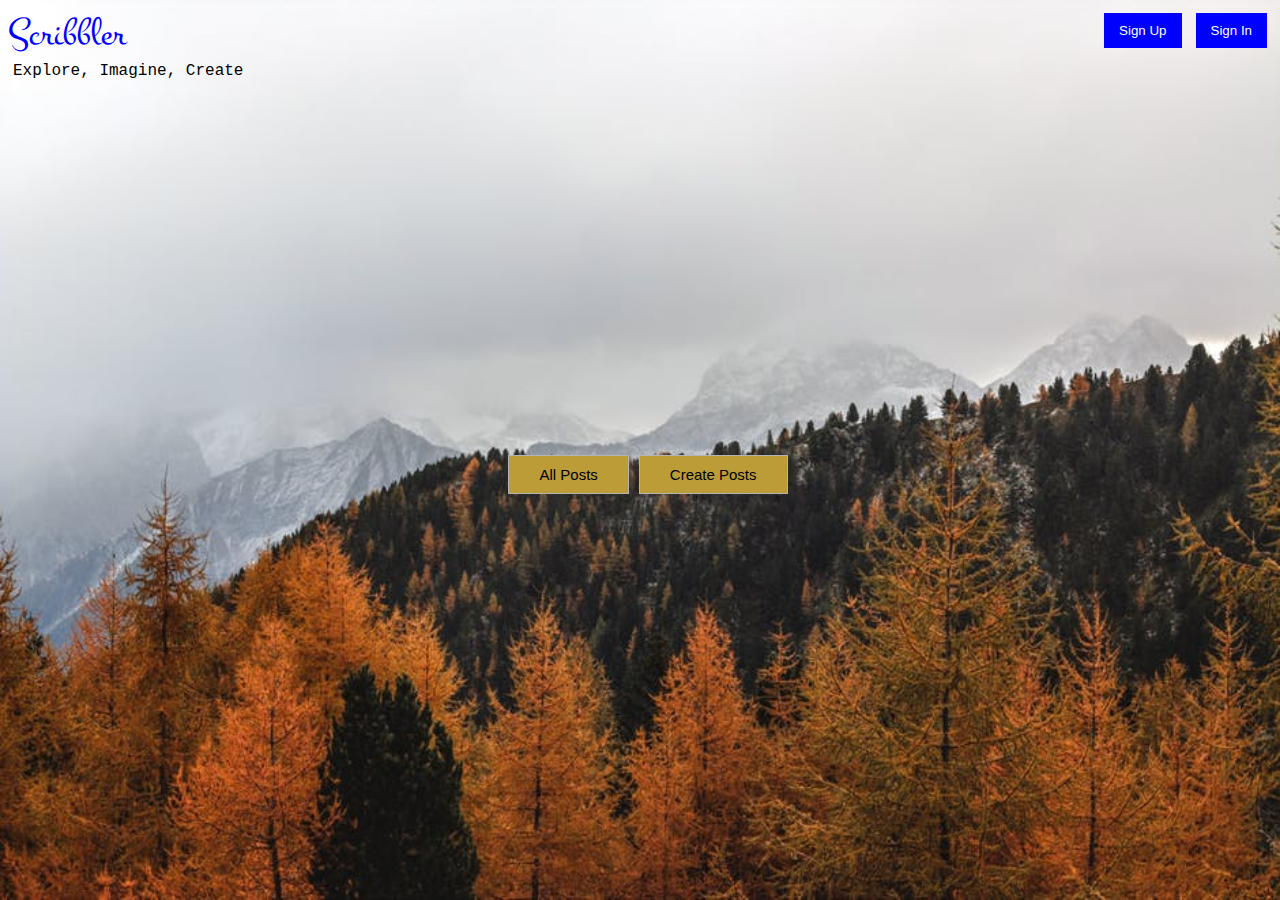
<file: index.html>
<!DOCTYPE html>
<html>
  <head>
    <!-- TODO: Include Font Awesome file here -->
    <!-- TODO: Include Google Fonts file here -->
    <link rel="stylesheet" href="index.css" />
    <link rel="stylesheet" href="common.css" />
    <link
      href="https://fonts.googleapis.com/css?family=Montez&display=swap"
      rel="stylesheet"
    />
    <link rel="preconnect" href="https://fonts.gstatic.com" />
    <link
      href="https://fonts.googleapis.com/css2?family=Ubuntu+Mono&family=Ubuntu:wght@300&display=swap"
      rel="stylesheet"
    />
    <meta name="viewport" content="width=device-width, initial-scale=1.0" />
  </head>

  <body>
    <!-- TODO: Include all your code for the header and home page here -->
    <!-- <img src="./images/background.jpg" alt="background image" height="100%" width="100%"> -->

    <header class="headerCls">
      <span id="logo">Scribbler</span>
      <div class="buttonHeader-right">
        <button id="signUp" class="btnCls" onclick="signUp()">Sign Up</button>
        <button id="signIn" class="btnCls" onclick="signIn()">Sign In</button>
      </div>
      <!-- <h4 id="subheading">Explore</h4> -->
      <br />
      <p>Explore, Imagine, Create</p>
    </header>

    <div class="container">
      <button class="btnCenter" onclick="location.href='html/postslist.html'">
        All Posts
      </button>
      <button class="btnCenter" onclick="createPost()">Create Posts</button>
    </div>

    <div id="myModal" class="modal">
      <!-- Modal content -->
      <div class="modal-content">
        <span id="closeSignUp" class="close">&times;</span>
        <span class="signHead">Get Started</span>
        <form action="">
          <label for="nameofuser" class="fontForText">Name</label>
          <input
            type="text"
            name=""
            id="nameofuser"
            placeholder="Enter your name"
            required
          /><br />
          <label for="username" class="fontForText">Username</label>
          <input
            type="text"
            name=""
            id="username"
            placeholder="Enter your username"
            required
          /><br />
          <label for="password" class="fontForText">Password</label>
          <input
            type="password"
            name=""
            id="password"
            placeholder="Enter your password"
            required
          /><br />
          <label for="confrmpwd" class="fontForText">Confirm Password</label>
          <input
            type="password"
            name=""
            id=""
            placeholder="Re-enter your password"
            required
          /><br />
          <button class="submit-btn">SignUp</button>
        </form>
      </div>
    </div>

    <div id="signInModal" class="modal">
      <div class="modal-content">
        <span id="closeSignIn" class="close">&times;</span>
        <span class="signHead"> Welcome back!</span>
        <form action="">
          <label for="username" class="fontForText">Username</label>
          <input
            type="text"
            name=""
            id="username"
            placeholder="Enter your username"
            required
          />
          <label for="passord" class="fontForText">Password</label>
          <input
            type="password"
            name=""
            id="password"
            placeholder="Enter your password"
            required
          />
          <button class="submit-btn">Sign In</button><br />
          <span class="fontForText"
            >Not a member?
            <a
              id="signUpCursor"
              class="fontForText"
              onclick="signUpFromSignIn()"
              >Sign Up</a
            ></span
          >
        </form>
      </div>
    </div>

    <div id="createPostModal" class="modal">
      <div class="modal-content-post">
        <span id="closeCreatePost" class="close">&times;</span>
        <span class="signHead"> Pen Your Post!</span>
        <form action="">
          <label for="title" class="fontForPost">Title</label>
          <input
            type="text"
            name=""
            id="title"
            placeholder="Enter title of your post"
            required
          />
          <label for="contents" class="fontForPost">Contents</label>
          <textarea
            name=""
            id="contents"
            cols="50"
            rows="20"
            placeholder="Enter the contents of your post"
          ></textarea>
          <div align="center">
            <button class="submit-btn-post">Create</button>
          </div>
        </form>
      </div>
    </div>
    <script src="common.js" type="text/javascript"></script>
  </body>
</html>
</file>
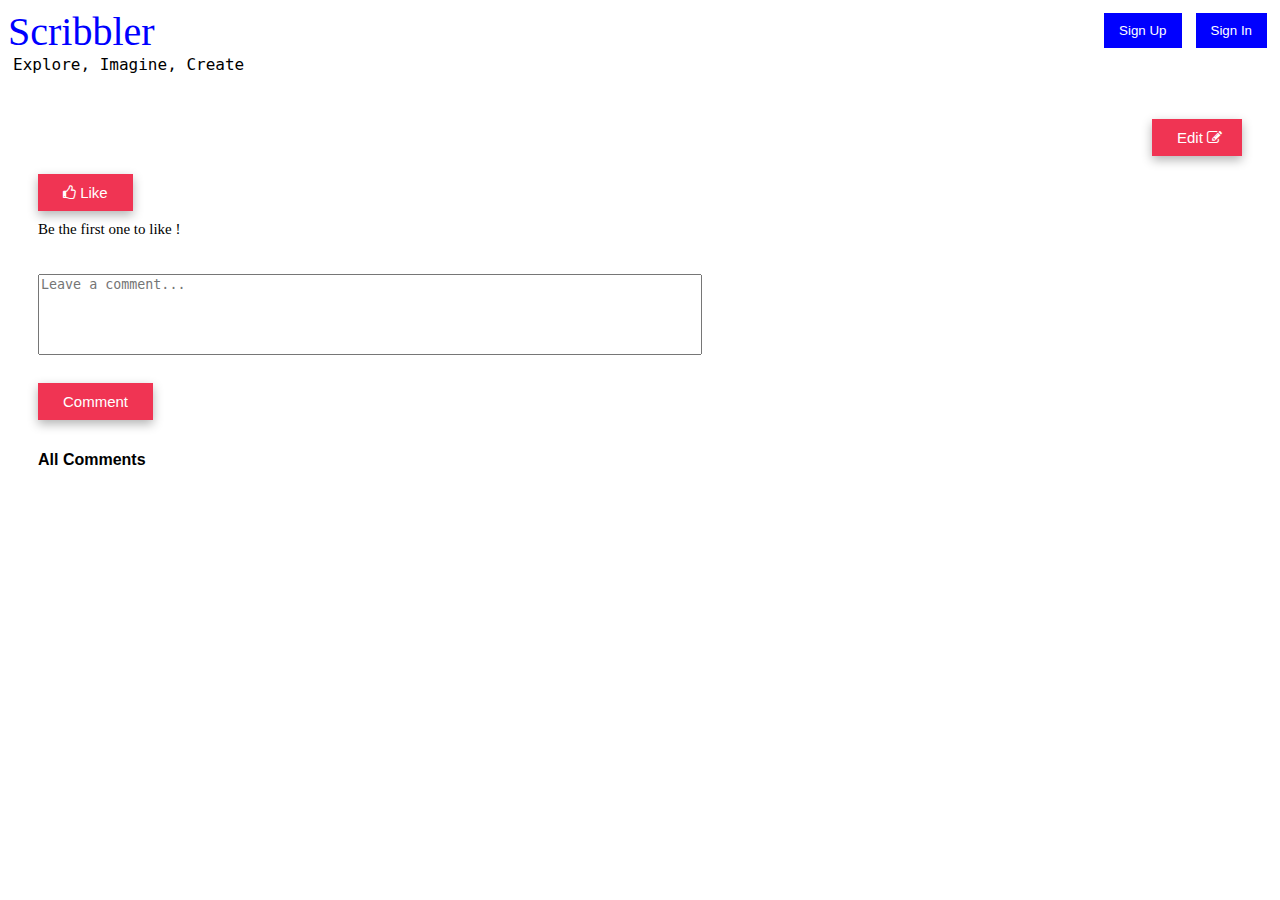
<file: html/post.html>
<html lang="en">
  <head>
    <meta charset="UTF-8" />
    <meta name="viewport" content="width=device-width, initial-scale=1.0" />
    <title>Post</title>
    <link rel="stylesheet" href="/post.css" />

    <link
      rel="stylesheet"
      href="https://cdnjs.cloudflare.com/ajax/libs/font-awesome/4.7.0/css/font-awesome.min.css"
    />
    <script src="https://ajax.googleapis.com/ajax/libs/jquery/3.5.1/jquery.min.js"></script>
  </head>
  <body>
    <header class="headerCls">
      <span id="logo">Scribbler</span>
      <div class="buttonHeader-right">
        <button id="signUp" class="btnCls" onclick="signUp()">Sign Up</button>
        <button id="signIn" class="btnCls" onclick="signIn()">Sign In</button>
      </div>
      <br />
      <p id="sub-head">Explore, Imagine, Create</p>
    </header>

    <div id="myModal" class="modal">
      <!-- Modal content -->
      <div class="modal-content">
        <span id="closeSignUp" class="close">&times;</span>
        <span class="signHead">Get Started</span>
        <form action="">
          <label for="nameofuser" class="fontForText">Name</label>
          <input
            type="text"
            name=""
            id="nameofuser"
            placeholder="Enter your name"
            required
          /><br />
          <label for="username" class="fontForText">Username</label>
          <input
            type="text"
            name=""
            id="username"
            placeholder="Enter your username"
            required
          /><br />
          <label for="password" class="fontForText">Password</label>
          <input
            type="password"
            name=""
            id="password"
            placeholder="Enter your password"
            required
          /><br />
          <label for="confrmpwd" class="fontForText">Confirm Password</label>
          <input
            type="password"
            name=""
            id=""
            placeholder="Re-enter your password"
            required
          /><br />
          <button class="submit-btn">SignUp</button>
        </form>
      </div>
    </div>

    <div id="signInModal" class="modal">
      <div class="modal-content">
        <span id="closeSignIn" class="close">&times;</span>
        <span class="signHead"> Welcome back!</span>
        <form action="">
          <label for="username" class="fontForText">Username</label>
          <input
            type="text"
            name=""
            id="username"
            placeholder="Enter your username"
            required
          />
          <label for="passord" class="fontForText">Password</label>
          <input
            type="password"
            name=""
            id="password"
            placeholder="Enter your password"
            required
          />
          <button class="submit-btn">Sign In</button><br />
          <span class="fontForText"
            >Not a member?
            <a
              id="signUpCursor"
              class="fontForText"
              onclick="signUpFromSignIn()"
              >Sign Up</a
            ></span
          >
        </form>
      </div>
    </div>
    <script src="/post.js"></script>
    <h3 id="post-heading" class="header-ofPost"></h3>
    <div>
      <span id="post-user" class="userPoststyle"></span>
      <button id="btn" class="edit-btn" onclick="editDetails()">
        Edit&nbsp;<i class="fa fa-pencil-square-o" aria-hidden="true"></i>
      </button>
      <button
        id="btnSave"
        class="edit-btn"
        onclick="saveDetails()"
        hidden="true"
      >
        Save&nbsp;<i class="fa fa-floppy-o" aria-hidden="true"></i>
      </button>
    </div>
    <p id="post-content" class="content-post"></p>
    <br />
    <div>
      <button id="likebtn" class="like-btn" onclick="likePost()">
        <i class="fa fa-thumbs-o-up" aria-hidden="true"></i>&nbsp;Like
      </button>
      <button id="likedbtn" class="like-btn" hidden="true">
        <i class="fa fa-thumbs-o-up" aria-hidden="true"></i>&nbsp;Liked
      </button>
    </div>
    <span id="subs-like-text">Be the first one to like !</span>
    <span id="likes" hidden="true">1 person likes this!</span>
    <span id="likesMore" hidden="true"
      ><span id="noOfLikes"></span>people likes this!</span
    ><br /><br />
    <textarea
      class="commentBox"
      id="box"
      cols="80"
      rows="5"
      placeholder="Leave a comment..."
    ></textarea
    ><br />
    <button id="likedbtn" class="like-btn" onclick="comment()">Comment</button>
    <h4 id="allPosts">All Comments</h4>
    <div id="comment-box"></div>
  </body>
</html>
</file>
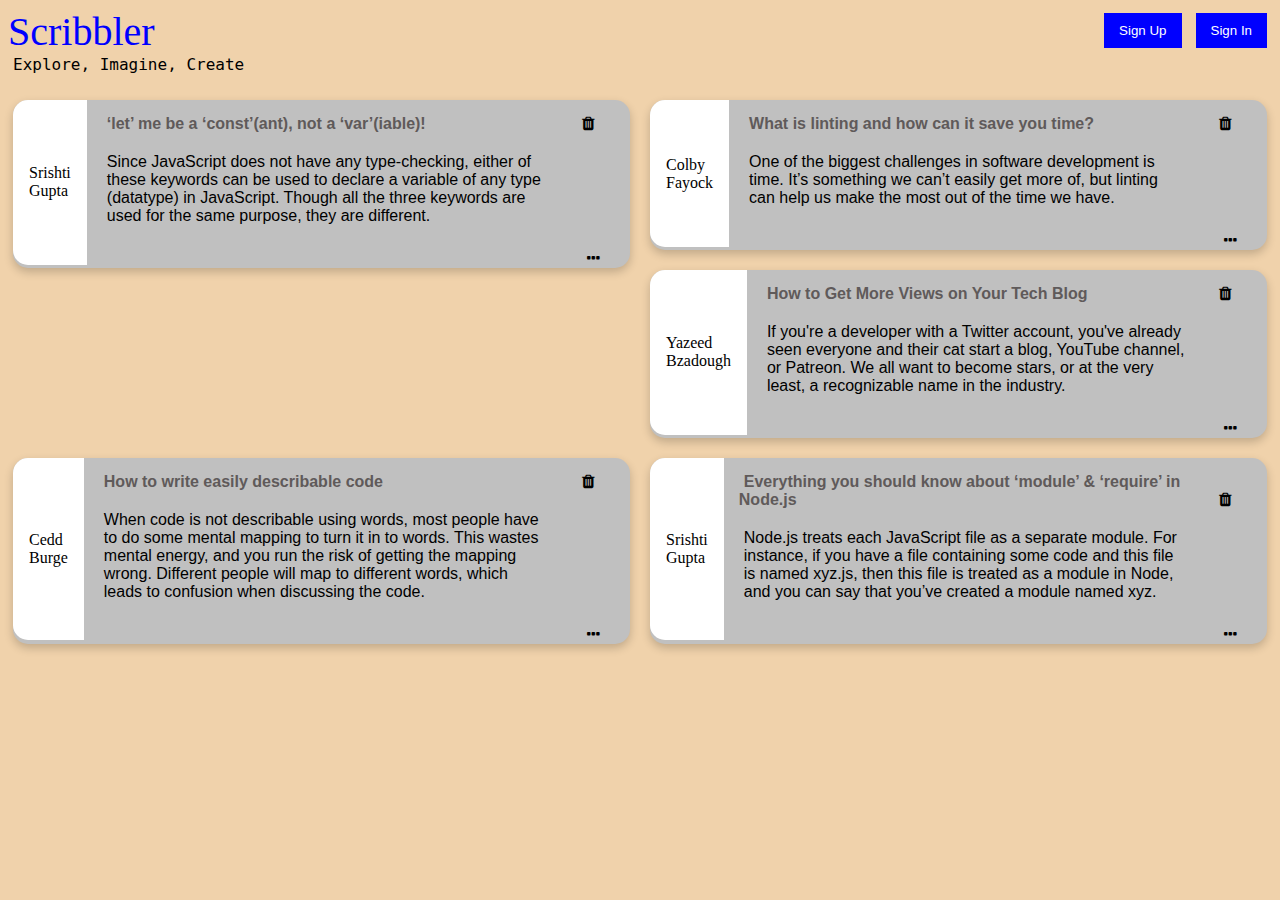
<file: html/postslist.html>
<!DOCTYPE html>
<html>
  <head>
    <link rel="stylesheet" href="/postslist.css" />
    <!-- <link rel="stylesheet" href="/index.css"> -->
    <!-- TODO: Include Font Awesome file here -->
    <!-- TODO: Include Google Fonts file here -->
    <link
      rel="stylesheet"
      href="https://cdnjs.cloudflare.com/ajax/libs/font-awesome/4.7.0/css/font-awesome.min.css"
    />
    <script src="https://ajax.googleapis.com/ajax/libs/jquery/3.5.1/jquery.min.js"></script>
  </head>

  <body>
    <!-- TODO: Include code for header here -->

    <header class="headerCls">
      <span id="logo">Scribbler</span>
      <div class="buttonHeader-right">
        <button id="signUp" class="btnCls" onclick="signUp()">Sign Up</button>
        <button id="signIn" class="btnCls" onclick="signIn()">Sign In</button>
      </div>
      <br />
      <p id="sub-head">Explore, Imagine, Create</p>
    </header>
    <!-- ATTENTION: The HTML code for the list of posts has been given to you. You can feel free to add/delete/modify this code. You need to write the proper CSS and JavaScript code corresponding to this page so that the result looks like the screenshots given to you in the Project Statement. -->

    <!-- list of all posts starts here -->
    <div class="row">
      <div class="posts">
        <!-- post 1 starts here -->
        <div class="column" id="trashoneid">
          <div class="card">
            <div>
              <p class="namecontainer">Srishti Gupta</p>
            </div>

            <div class="postcontainer">
              <div class="heading">
                <span class="postheading"
                  >‘let’ me be a ‘const’(ant), not a ‘var’(iable)!</span
                >
                <span class="trash">
                  <!-- TODO: Include Font Awesome icon for delete icon here -->
                  <i class="fa fa-trash" aria-hidden="true"></i>
                </span>
              </div>
              <p class="postcontent">
                Since JavaScript does not have any type-checking, either of
                these keywords can be used to declare a variable of any type
                (datatype) in JavaScript. Though all the three keywords are used
                for the same purpose, they are different.
              </p>
              <div align="right">
                <span class="ellipsis">
                  <!-- TODO: Include Font Awesome icon for horizontal ellipsis icon here -->

                  <i class="fa fa-ellipsis-h" aria-hidden="true"></i>
                </span>
              </div>
            </div>
          </div>
        </div>
        <!-- post 1 ends here -->

        <!-- post 2 starts here -->
        <div class="column">
          <div class="card">
            <div>
              <p class="namecontainer">Colby Fayock</p>
            </div>

            <div class="postcontainer">
              <div class="heading">
                <span class="postheading"
                  >What is linting and how can it save you time?</span
                >
                <span class="trash">
                  <!-- TODO: Include Font Awesome icon for delete icon here -->
                  <i class="fa fa-trash" aria-hidden="true"></i>
                </span>
              </div>
              <p class="postcontent">
                One of the biggest challenges in software development is time.
                It’s something we can’t easily get more of, but linting can help
                us make the most out of the time we have.
              </p>
              <div align="right">
                <span class="ellipsis">
                  <!-- TODO: Include Font Awesome icon for horizontal ellipsis icon here  onclick="location.href='post.html'" -->
                  <i class="fa fa-ellipsis-h" aria-hidden="true"></i>
                </span>
              </div>
            </div>
          </div>
        </div>
        <!-- post 2 ends here -->

        <!-- post 3 starts here -->
        <div class="column">
          <div class="card">
            <div>
              <p class="namecontainer">Yazeed Bzadough</p>
            </div>

            <div class="postcontainer">
              <div class="heading">
                <span class="postheading"
                  >How to Get More Views on Your Tech Blog</span
                >
                <span class="trash">
                  <!-- TODO: Include Font Awesome icon for delete icon here -->
                  <i class="fa fa-trash" aria-hidden="true"></i>
                </span>
              </div>
              <p class="postcontent">
                If you're a developer with a Twitter account, you've already
                seen everyone and their cat start a blog, YouTube channel, or
                Patreon. We all want to become stars, or at the very least, a
                recognizable name in the industry.
              </p>
              <div align="right">
                <span class="ellipsis">
                  <!-- TODO: Include Font Awesome icon for horizontal ellipsis icon here -->
                  <i class="fa fa-ellipsis-h" aria-hidden="true"></i>
                </span>
              </div>
            </div>
          </div>
        </div>
        <!-- post 3 ends here -->

        <!-- post 4 starts here -->
        <div class="column">
          <div class="card">
            <div>
              <p class="namecontainer">Cedd Burge</p>
            </div>

            <div class="postcontainer">
              <div class="heading">
                <span class="postheading"
                  >How to write easily describable code</span
                >
                <span class="trash">
                  <!-- TODO: Include Font Awesome icon for delete icon here -->
                  <i class="fa fa-trash" aria-hidden="true"></i>
                </span>
              </div>
              <p class="postcontent">
                When code is not describable using words, most people have to do
                some mental mapping to turn it in to words. This wastes mental
                energy, and you run the risk of getting the mapping wrong.
                Different people will map to different words, which leads to
                confusion when discussing the code.
              </p>
              <div align="right">
                <span class="ellipsis">
                  <!-- TODO: Include Font Awesome icon for horizontal ellipsis icon here -->
                  <i class="fa fa-ellipsis-h" aria-hidden="true"></i>
                </span>
              </div>
            </div>
          </div>
        </div>
        <!-- post 4 ends here -->

        <!-- post 5 starts here -->
        <div class="column">
          <div class="card">
            <div>
              <p class="namecontainer">Srishti Gupta</p>
            </div>

            <div class="postcontainer">
              <div class="heading">
                <span class="postheading"
                  >Everything you should know about ‘module’ & ‘require’ in
                  Node.js</span
                >
                <span class="trash">
                  <!-- TODO: Include Font Awesome icon for delete icon here -->
                  <i class="fa fa-trash" aria-hidden="true"></i>
                </span>
              </div>
              <p class="postcontent">
                Node.js treats each JavaScript file as a separate module. For
                instance, if you have a file containing some code and this file
                is named xyz.js, then this file is treated as a module in Node,
                and you can say that you’ve created a module named xyz.
              </p>
              <div align="right">
                <span class="ellipsis">
                  <!-- TODO: Include Font Awesome icon for horizontal ellipsis icon here -->
                  <i class="fa fa-ellipsis-h" aria-hidden="true"></i>
                </span>
              </div>
            </div>
          </div>
        </div>
        <!-- post 5 ends here -->

        <!-- TODO: Write code for delete post modal here -->
      </div>
    </div>
    <!-- list of all posts ends here -->

    <div id="myModal" class="modal">
      <!-- Modal content -->
      <div class="modal-content">
        <span id="closeSignUp" class="close">&times;</span>
        <span class="signHead">Get Started</span>
        <form action="">
          <label for="nameofuser" class="fontForText">Name</label>
          <input
            type="text"
            name=""
            id="nameofuser"
            placeholder="Enter your name"
            required
          /><br />
          <label for="username" class="fontForText">Username</label>
          <input
            type="text"
            name=""
            id="username"
            placeholder="Enter your username"
            required
          /><br />
          <label for="password" class="fontForText">Password</label>
          <input
            type="password"
            name=""
            id="password"
            placeholder="Enter your password"
            required
          /><br />
          <label for="confrmpwd" class="fontForText">Confirm Password</label>
          <input
            type="password"
            name=""
            id=""
            placeholder="Re-enter your password"
            required
          /><br />
          <button class="submit-btn">SignUp</button>
        </form>
      </div>
    </div>

    <div id="signInModal" class="modal">
      <div class="modal-content">
        <span id="closeSignIn" class="close">&times;</span>
        <span class="signHead"> Welcome back!</span>
        <form action="">
          <label for="username" class="fontForText">Username</label>
          <input
            type="text"
            name=""
            id="username"
            placeholder="Enter your username"
            required
          />
          <label for="passord" class="fontForText">Password</label>
          <input
            type="password"
            name=""
            id="password"
            placeholder="Enter your password"
            required
          />
          <button class="submit-btn">Sign In</button><br />
          <span class="fontForText"
            >Not a member?
            <a
              id="signUpCursor"
              class="fontForText"
              onclick="signUpFromSignIn()"
              >Sign Up</a
            ></span
          >
        </form>
      </div>
    </div>
    <div id="deletePostModal" class="modal">
      <div class="modal-content">
        <span class="deleteHeader">
          Are you sure you want to delete this post?</span
        >
        <form action="">
          <div class="delete-btn-conta">
            <button class="yes-btn" type="button" onclick="deleteCardYes()">
              Yes
            </button>
            <button class="no-btn" type="button" onclick="deleteCardNo()">
              No</button
            ><br />
          </div>
        </form>
      </div>
    </div>

    <script src="/postslist.js" type="text/javascript"></script>
  </body>
</html>
</file>
<file: index.css>
body {
  background-image: url("./images/background.jpg");
  background-repeat: no-repeat;
  background-size: 100% 100%;
}

html {
  height: 100%;
}
.btnCls {
  background: blue;
  color: white;
  text-align: center;
  padding: 10px 15px 10px 15px;
  border: white;
  margin: 5px 5px 5px 5px;
}
.container {
  display: flex;
  flex-direction: row;
  justify-content: center;
  width: 100%;
  position: absolute;
  top: 50%;
}
.btnCenter {
  background: rgb(187, 156, 55);
  color: black;
  padding: 10px 30px 10px 30px;
  border: 1px solid rgb(180, 180, 180);
  font-size: 15px;
  margin: 5px 5px 5px 5px;
}

.headerCls {
  width: 100%;
}

.headerCls span {
  float: left;
}

.buttonHeader-right {
  float: right;
}

#logo {
  font-family: "Montez", cursive;
  font-size: 40px;
  color: blue;
}

p {
  padding-top: 20px;
  padding-left: 5px;
  font-family: "Ubuntu", sans-serif;
  font-family: "Ubuntu Mono", monospace;
}
</file>
<file: common.css>
.headercls {
  display: flex;
  flex-direction: row;
  width: 100%;
}

.modal {
  display: none; /* Hidden by default */
  position: absolute; /* Stay in place */
  z-index: 1; /* Sit on top */
  padding-top: 10%; /* Location of the box */
  left: 0;
  top: 0;
  width: 100%; /* Full width */
  height: 100%; /* Full height */
  overflow: auto; /* Enable scroll if needed */
  background-color: rgb(0, 0, 0); /* Fallback color */
  background-color: rgba(0, 0, 0, 0.4); /* Black w/ opacity */
}

/* Modal Content */
.modal-content {
  background-color: #fefefe;
  margin: auto;
  padding: 20px;
  border: 1px solid #888;
  width: 25%;
  height: auto;
  align-items: center;
  flex-direction: row;
  justify-content: center;
}

.modal-content-post {
  background-color: #fefefe;
  margin: auto;
  padding: 20px;
  border: 1px solid #888;
  width: 60%;
  height: auto;
  align-items: center;
  flex-direction: row;
  justify-content: center;
}

/* The Close Button */
.close {
  color: #aaaaaa;
  float: right;
  font-size: 28px;
  font-weight: bold;
}

.close:hover,
.close:focus {
  color: #000;
  text-decoration: none;
  cursor: pointer;
}

form {
  display: flex;
  flex-direction: column;
  justify-content: center;
  width: 100%;
}

.submit-btn {
  background-color: rgb(59, 165, 59);
  padding: 2%;
  font-size: 15px;
  margin-top: 20px;
  cursor: pointer;
  color: white;
  border: 0px;
}

.submit-btn-post {
  background-color: rgb(59, 165, 59);
  padding: 1%;
  font-size: 15px;
  margin-top: 20px;
  cursor: pointer;
  color: white;
  border: 0px;
  width: 15%;
}
input {
  padding: 2%;
  background-color: rgb(238, 232, 232);
  border: 0px;
}

#contentarea {
  padding: 2%;
  background-color: rgb(238, 232, 232);
  border: 0px;
}

textarea {
  resize: none;
  padding: 2%;
  background-color: rgb(238, 232, 232);
  border: 0px;
}

.fontForText {
  font-size: 100%;
  margin-top: 10px;
  margin-bottom: 5px;
  /* font-weight: bold; */
  color: black;
  padding-bottom: 2%;
  font-family: "Lato", sans-serif;
}

.fontForPost {
  font-size: 100%;
  margin-top: 10px;
  margin-bottom: 0px;
  /* font-weight: bold; */
  color: black;
  padding-bottom: 2%;
  font-family: "Lato", sans-serif;
}

.signHead {
  font-size: 20px;
  /* font-weight: bold; */
  margin-bottom: 5px;
  padding-bottom: 15px;
  display: flex;
  color: black;
  border-bottom: 1px solid silver;
  font-family: "Lato", sans-serif;
}

#signUpCursor {
  cursor: pointer;
  color: blue;
  font-weight: bolder;
}

@media (max-width: 400px) {
  .modal-content {
    width: 60%;
  }
}
</file>
<file: post.css>
.headerCls {
  width: 100%;
}

#logo {
  font-family: "Montez", cursive;
  font-size: 40px;
  color: blue;
}
.buttonHeader-right {
  float: right;
}

.btnCls {
  background: blue;
  color: white;
  text-align: center;
  padding: 10px 15px 10px 15px;
  border: white;
  margin: 5px 5px 5px 5px;
}

#sub-head {
  padding-top: 0px;
  margin-top: 0px;
  padding-left: 5px;
  font-family: "Ubuntu", sans-serif;
  font-family: "Ubuntu Mono", monospace;
}

.modal {
  display: none; /* Hidden by default */
  position: absolute; /* Stay in place */
  z-index: 1; /* Sit on top */
  padding-top: 10%; /* Location of the box */
  left: 0;
  top: 0;
  width: 100%; /* Full width */
  height: 100%; /* Full height */
  overflow: auto; /* Enable scroll if needed */
  background-color: rgb(0, 0, 0); /* Fallback color */
  background-color: rgba(0, 0, 0, 0.4); /* Black w/ opacity */
}

/* Modal Content */
.modal-content {
  background-color: #fefefe;
  margin: auto;
  padding: 20px;
  border: 1px solid #888;
  width: 25%;
  height: auto;
  align-items: center;
  flex-direction: row;
  justify-content: center;
}

.modal-content-post {
  background-color: #fefefe;
  margin: auto;
  padding: 20px;
  border: 1px solid #888;
  width: 60%;
  height: auto;
  align-items: center;
  flex-direction: row;
  justify-content: center;
}

/* The Close Button */
.close {
  color: #aaaaaa;
  float: right;
  font-size: 28px;
  font-weight: bold;
}

.close:hover,
.close:focus {
  color: #000;
  text-decoration: none;
  cursor: pointer;
}

form {
  display: flex;
  flex-direction: column;
  justify-content: center;
  width: 100%;
}

.submit-btn {
  background-color: rgb(59, 165, 59);
  padding: 2%;
  font-size: 15px;
  margin-top: 20px;
  cursor: pointer;
  color: white;
  border: 0px;
}

input {
  padding: 2%;
  background-color: rgb(238, 232, 232);
  border: 0px;
}

.fontForText {
  font-size: 100%;
  margin-top: 10px;
  margin-bottom: 5px;
  /* font-weight: bold; */
  color: black;
  padding-bottom: 2%;
  font-family: "Lato", sans-serif;
}

.signHead {
  font-size: 20px;
  /* font-weight: bold; */
  margin-bottom: 5px;
  padding-bottom: 15px;
  display: flex;
  color: black;
  border-bottom: 1px solid silver;
  font-family: "Lato", sans-serif;
}

.header-ofPost {
  font-size: 20px;
  display: flex;
  flex-direction: row;
  justify-content: center;
  font-family: sans-serif;
}

.edit-btn {
  float: right;
  background: rgb(240, 52, 83);
  color: white;
  text-align: center;
  font-size: 15px;
  padding: 10px 20px 10px 25px;
  border: white;
  margin: 5px 30px 5px 5px;
  box-shadow: 0 4px 10px 0 rgba(0, 0, 0, 0.3);
  transition: 0.8s;
}

.content-post {
  font-family: sans-serif;
  display: flex;
  padding-left: 30px;
  flex-direction: row;
  justify-content: left;
}

.userPoststyle {
  font-family: sans-serif;
  display: flex;
  flex-direction: row;
  justify-content: left;
  padding-left: 30px;
}

.like-btn {
  background: rgb(240, 52, 83);
  color: white;
  text-align: center;
  font-size: 15px;
  padding: 10px 25px 10px 25px;
  border: white;
  margin: 10px 30px 10px 30px;
  box-shadow: 0 4px 10px 0 rgba(0, 0, 0, 0.3);
  transition: 0.8s;
}

#subs-like-text {
  font-size: 15px;
  display: flex;
  flex-direction: row;
  justify-content: left;
  padding-left: 30px;
}

#likes {
  font-size: 15px;
  padding-left: 30px;
}

#allPosts {
  padding-left: 30px;
  font-family: sans-serif;
}

#likesMore {
  font-size: 15px;
  padding-left: 30px;
}
.commentBox {
  display: flex;
  flex-direction: row;
  justify-content: left;
  margin-left: 30px;
  resize: none;
}

.borderBox {
  border: 10px solid silver;
  padding: 10px;
  word-break: break-word;
  width: 35%;
  margin-left: 30px;
}

@media (max-width: 400px) {
  .modal-content {
    width: 60%;
  }
}
</file>
<file: postslist.css>
body {
  background-color: rgb(240, 210, 171);
}

* {
  box-sizing: border-box;
}

.posts {
  /* display: flex; */
  /* flex-direction: row; */
  /* flex-direction: column; */
  /* flex-grow: inherit; */
  /* justify-content: center; */
}

.posts > .card {
  margin: 20px 5px 20px 5px;
  /* padding: 10px; */
}
.card {
  display: flex;
  box-shadow: 0 4px 10px 0 rgba(0, 0, 0, 0.2);
  transition: 0.3s;
  position: relative;
  border-radius: 15px;
  background-color: silver;
}

.card > .namecontainer {
  margin: 10px;
  padding: 20px;
}

.card:hover {
  box-shadow: 0 8px 16px 0 rgba(0, 0, 0, 0.2);
}

.namecontainer {
  display: flex;
  flex-direction: column;
  justify-content: center;
  padding: 2px 16px;
  background-color: white;
  text-align: justify;
  border-top-left-radius: 15px;
  border-bottom-left-radius: 15px;
  border-top-right-radius: 0px;
  border-bottom-right-radius: 0px;
  height: 98%;
  margin-top: 0px;
  margin-bottom: 0px;
}

.postcontainer {
  display: flex;
  flex-direction: column;
  justify-content: center;
  margin-right: 20px;
  /* float: right; */
  float: inline-end;
}

.postheading {
  margin-left: 5px;
  font-weight: bold;
  font-family: sans-serif;
  color: rgb(95, 90, 90);
}

.trash {
  float: right;
  cursor: pointer;
}

.ellipsis {
  float: right;
  cursor: pointer;
  margin-right: 10px;
}

.postcontent {
  text-align: left;
  padding: 0px 60px 20px 20px;
  margin-top: 5px;
  margin-bottom: 5px;
  font-family: sans-serif;
}

.headerCls {
  width: 100%;
}

#logo {
  font-family: "Montez", cursive;
  font-size: 40px;
  color: blue;
}
.buttonHeader-right {
  float: right;
}

.btnCls {
  background: blue;
  color: white;
  text-align: center;
  padding: 10px 15px 10px 15px;
  border: white;
  margin: 5px 5px 5px 5px;
}

#sub-head {
  padding-top: 0px;
  margin-top: 0px;
  padding-left: 5px;
  font-family: "Ubuntu", sans-serif;
  font-family: "Ubuntu Mono", monospace;
}

.heading {
  margin: 15px;
}

.modal {
  display: none; /* Hidden by default */
  position: absolute; /* Stay in place */
  z-index: 1; /* Sit on top */
  padding-top: 10%; /* Location of the box */
  left: 0;
  top: 0;
  width: 100%; /* Full width */
  height: 100%; /* Full height */
  overflow: auto; /* Enable scroll if needed */
  background-color: rgb(0, 0, 0); /* Fallback color */
  background-color: rgba(0, 0, 0, 0.4); /* Black w/ opacity */
}

/* Modal Content */
.modal-content {
  background-color: #fefefe;
  margin: auto;
  padding: 20px;
  border: 1px solid #888;
  width: 25%;
  height: auto;
  align-items: center;
  flex-direction: row;
  justify-content: center;
}

.modal-content-post {
  background-color: #fefefe;
  margin: auto;
  padding: 20px;
  border: 1px solid #888;
  width: 60%;
  height: auto;
  align-items: center;
  flex-direction: row;
  justify-content: center;
}

/* The Close Button */
.close {
  color: #aaaaaa;
  float: right;
  font-size: 28px;
  font-weight: bold;
}

.close:hover,
.close:focus {
  color: #000;
  text-decoration: none;
  cursor: pointer;
}

form {
  display: flex;
  flex-direction: column;
  justify-content: center;
  width: 100%;
}

.submit-btn {
  background-color: rgb(59, 165, 59);
  padding: 2%;
  font-size: 15px;
  margin-top: 20px;
  cursor: pointer;
  color: white;
  border: 0px;
}

input {
  padding: 2%;
  background-color: rgb(238, 232, 232);
  border: 0px;
}

.fontForText {
  font-size: 100%;
  margin-top: 10px;
  margin-bottom: 5px;
  /* font-weight: bold; */
  color: black;
  padding-bottom: 2%;
  font-family: "Lato", sans-serif;
}

.signHead {
  font-size: 20px;
  /* font-weight: bold; */
  margin-bottom: 5px;
  padding-bottom: 15px;
  display: flex;
  color: black;
  border-bottom: 1px solid silver;
  font-family: "Lato", sans-serif;
}

.deleteHeader {
  font-size: 20px;
  margin-bottom: 5px;
  padding-bottom: 15px;
  display: flex;
  color: black;
  font-family: "Lato", sans-serif;
}

#signUpCursor {
  cursor: pointer;
  color: blue;
  font-weight: bolder;
}

.delete-btn-cont {
  display: flex;
  flex-direction: column;
  justify-content: center;
}
.yes-btn {
  background: green;
  color: white;
  text-align: center;
  padding: 10px 25px 10px 25px;
  border: white;
  margin: 5px 10px 5px 10px;
  float: left;
  cursor: pointer;
}

@media screen and (max-width: 900px) and (min-width: 200px) {
  .column {
    width: 50%;
    display: block;
    margin-bottom: 20px;
  }
}

.no-btn {
  background: red;
  color: white;
  text-align: center;
  padding: 10px 25px 10px 25px;
  border: white;
  margin: 5px 10px 5px 10px;
  float: right;
  cursor: pointer;
}
@media (max-width: 400px) {
  .modal-content {
    width: 60%;
  }
}

.row {
  margin: 0 -5px;
}

.row:after {
  content: "";
  display: table;
  clear: both;
}

.column {
  float: left;
  width: 50%;
  padding: 10px 10px;
}
</file>
